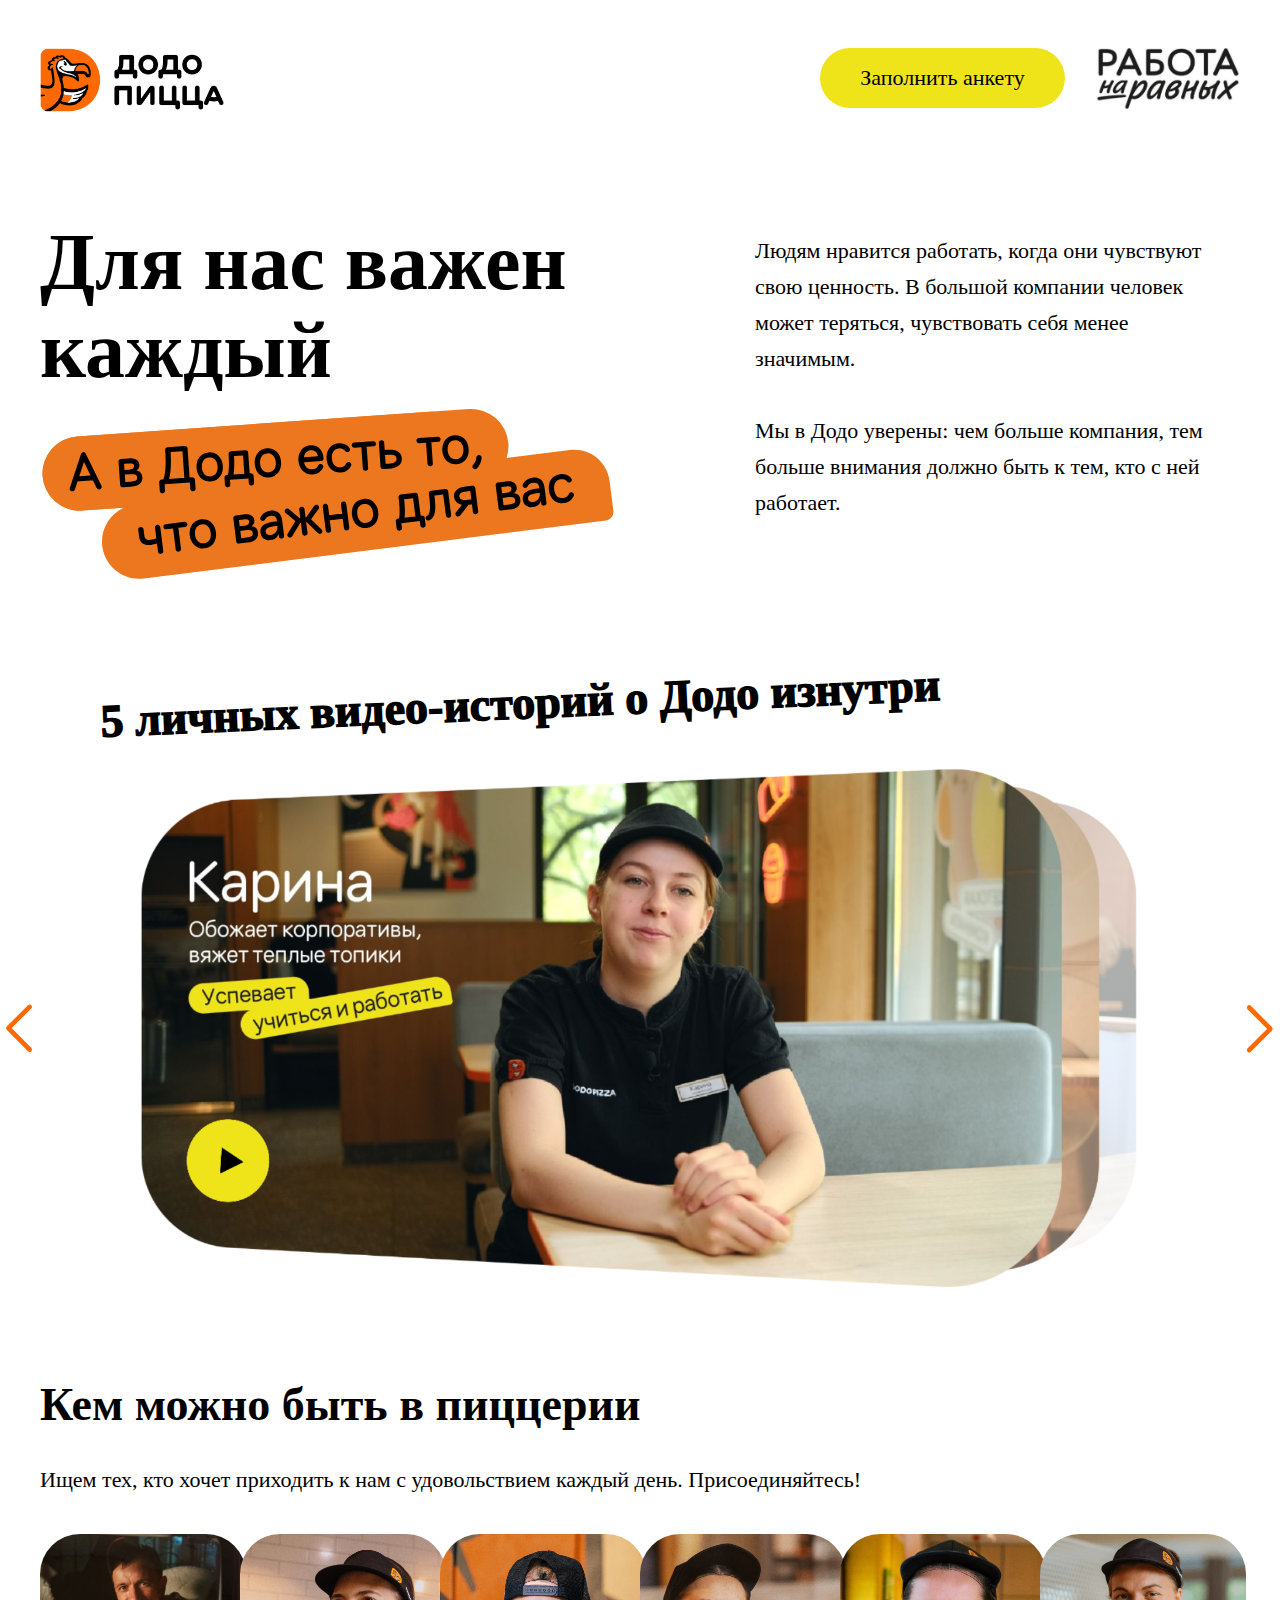
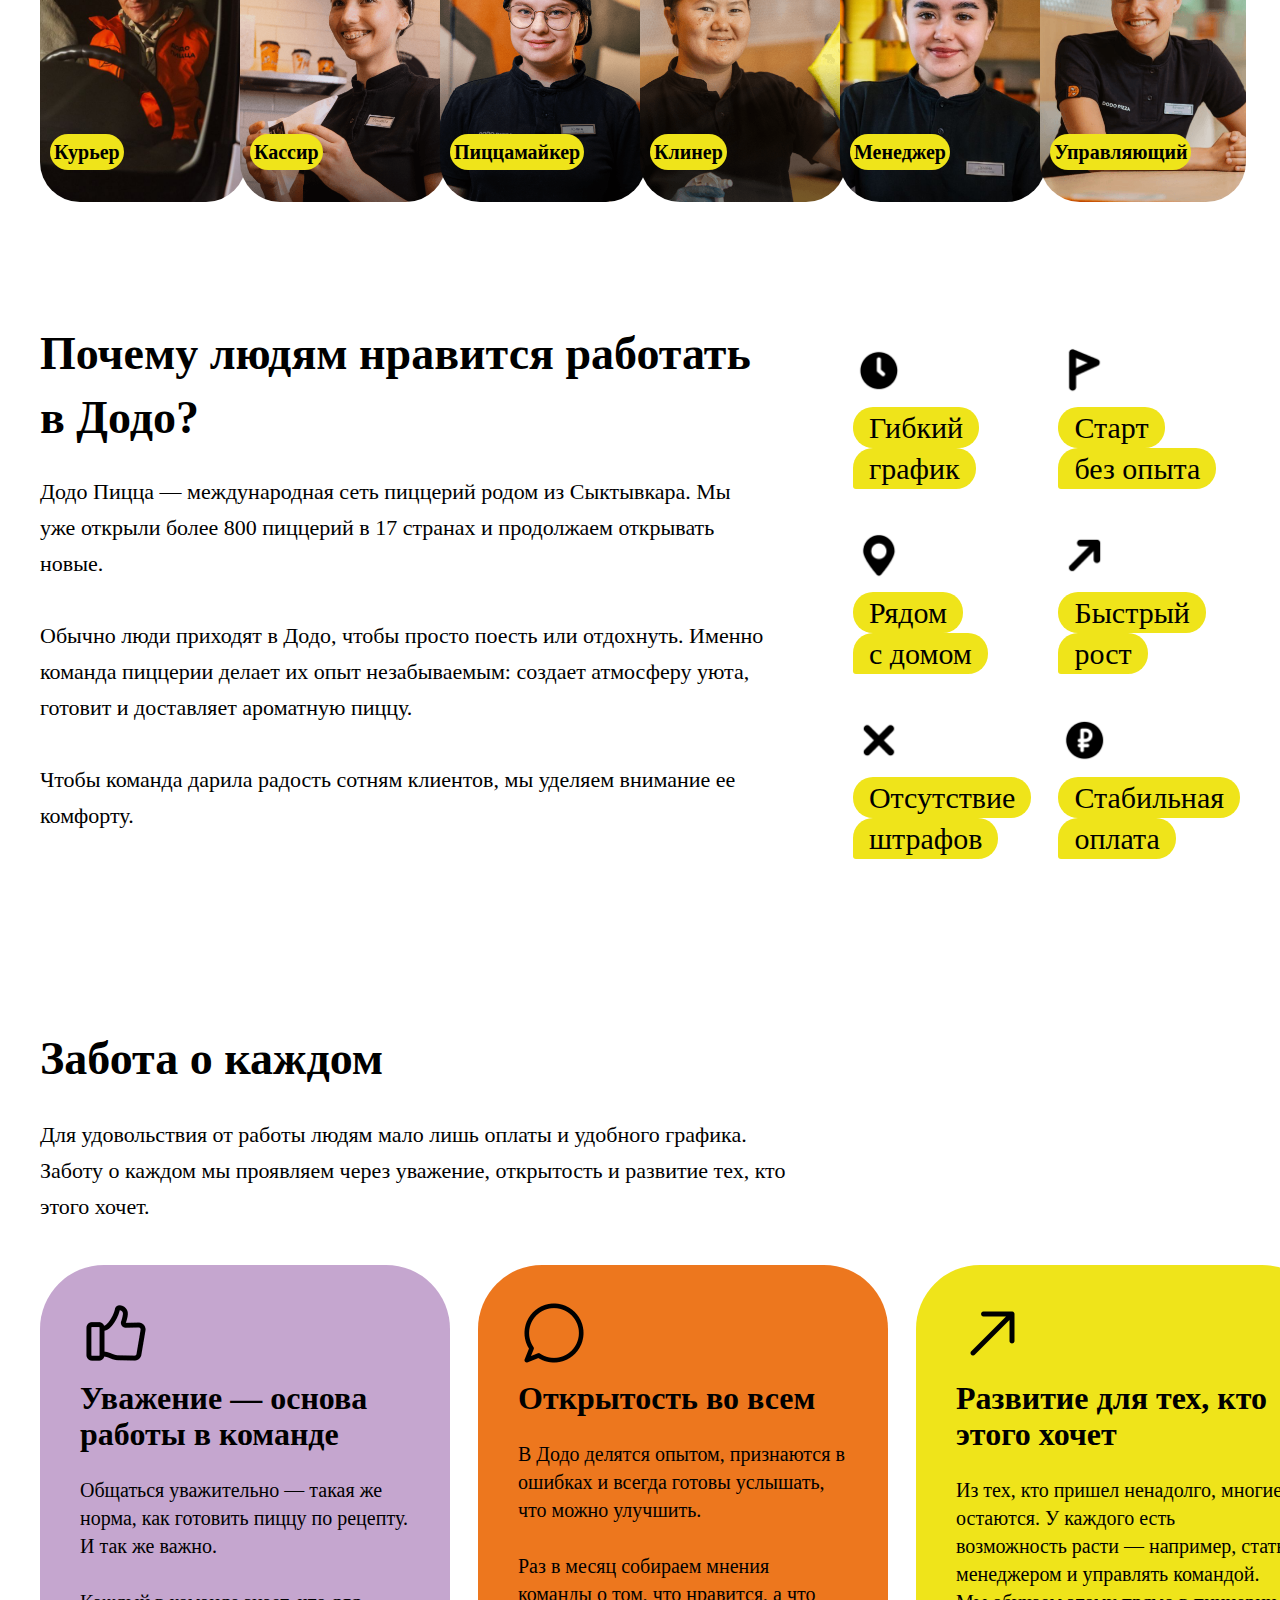
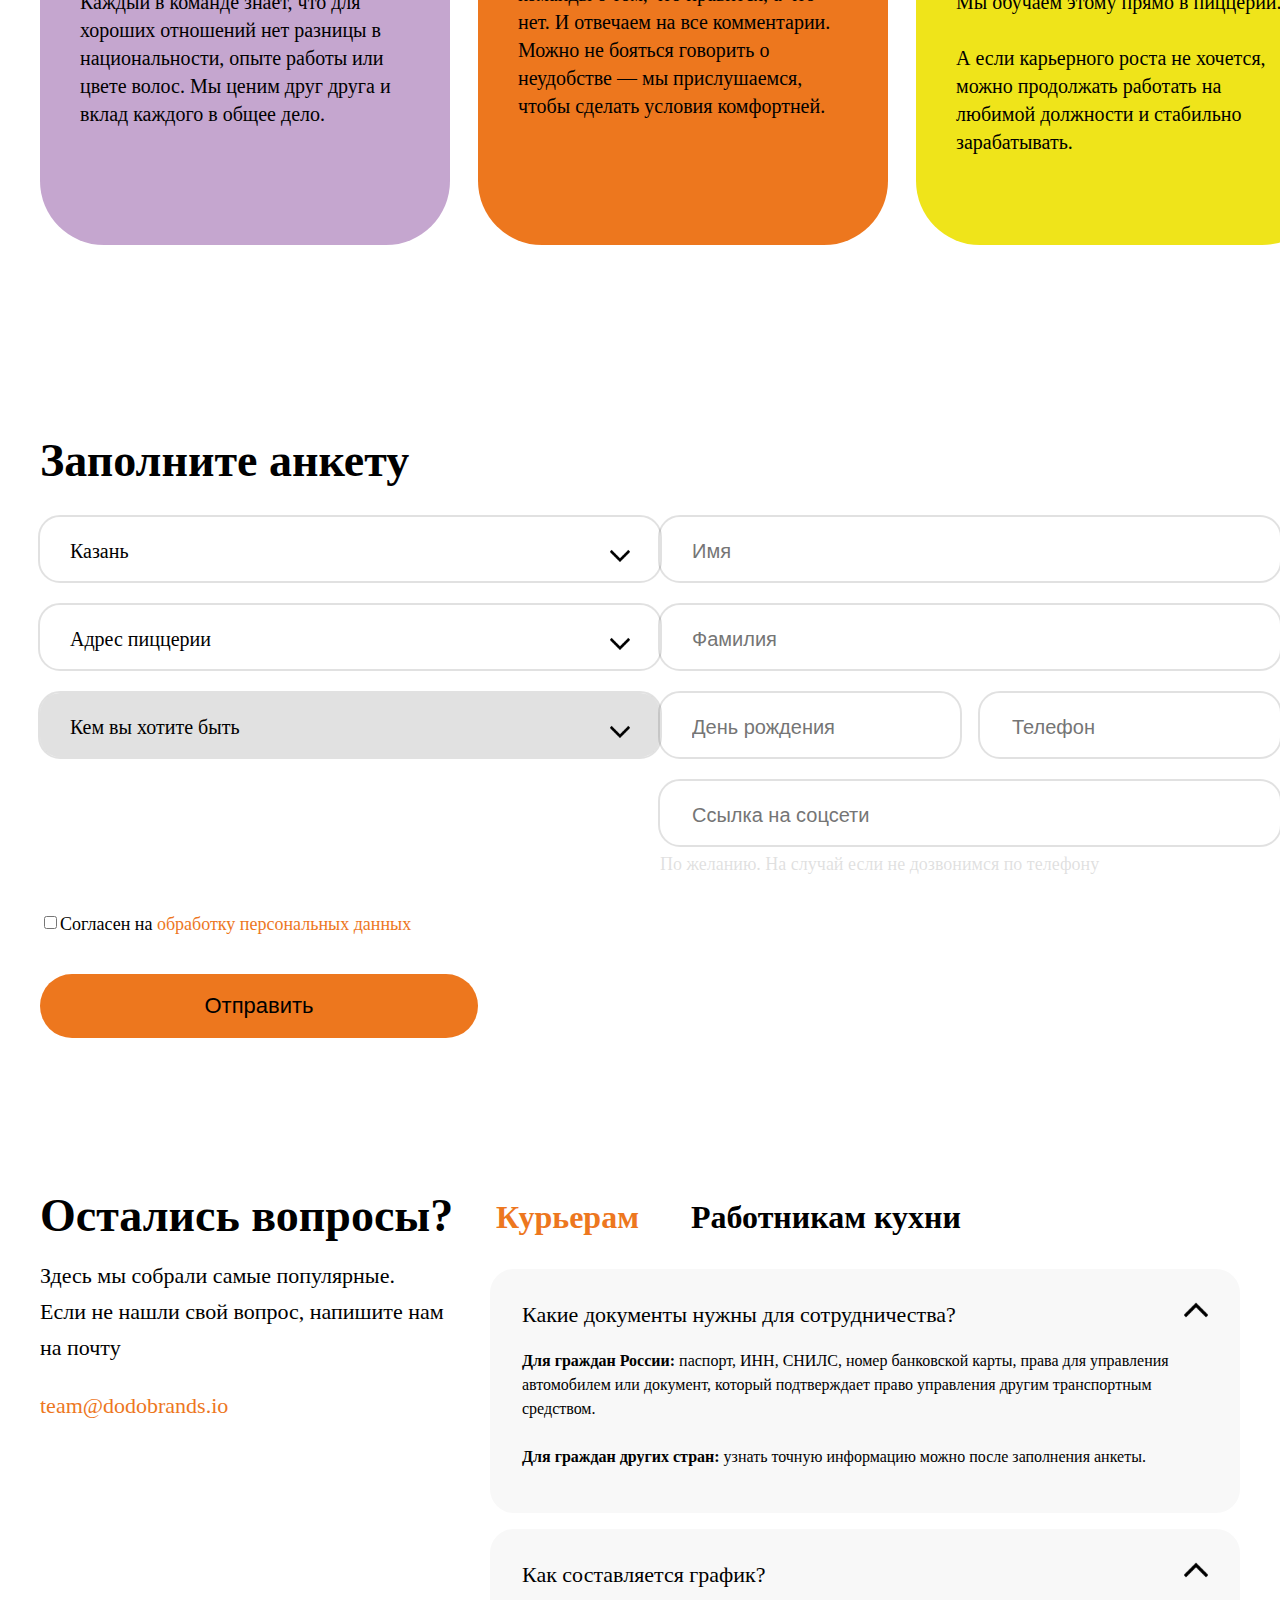
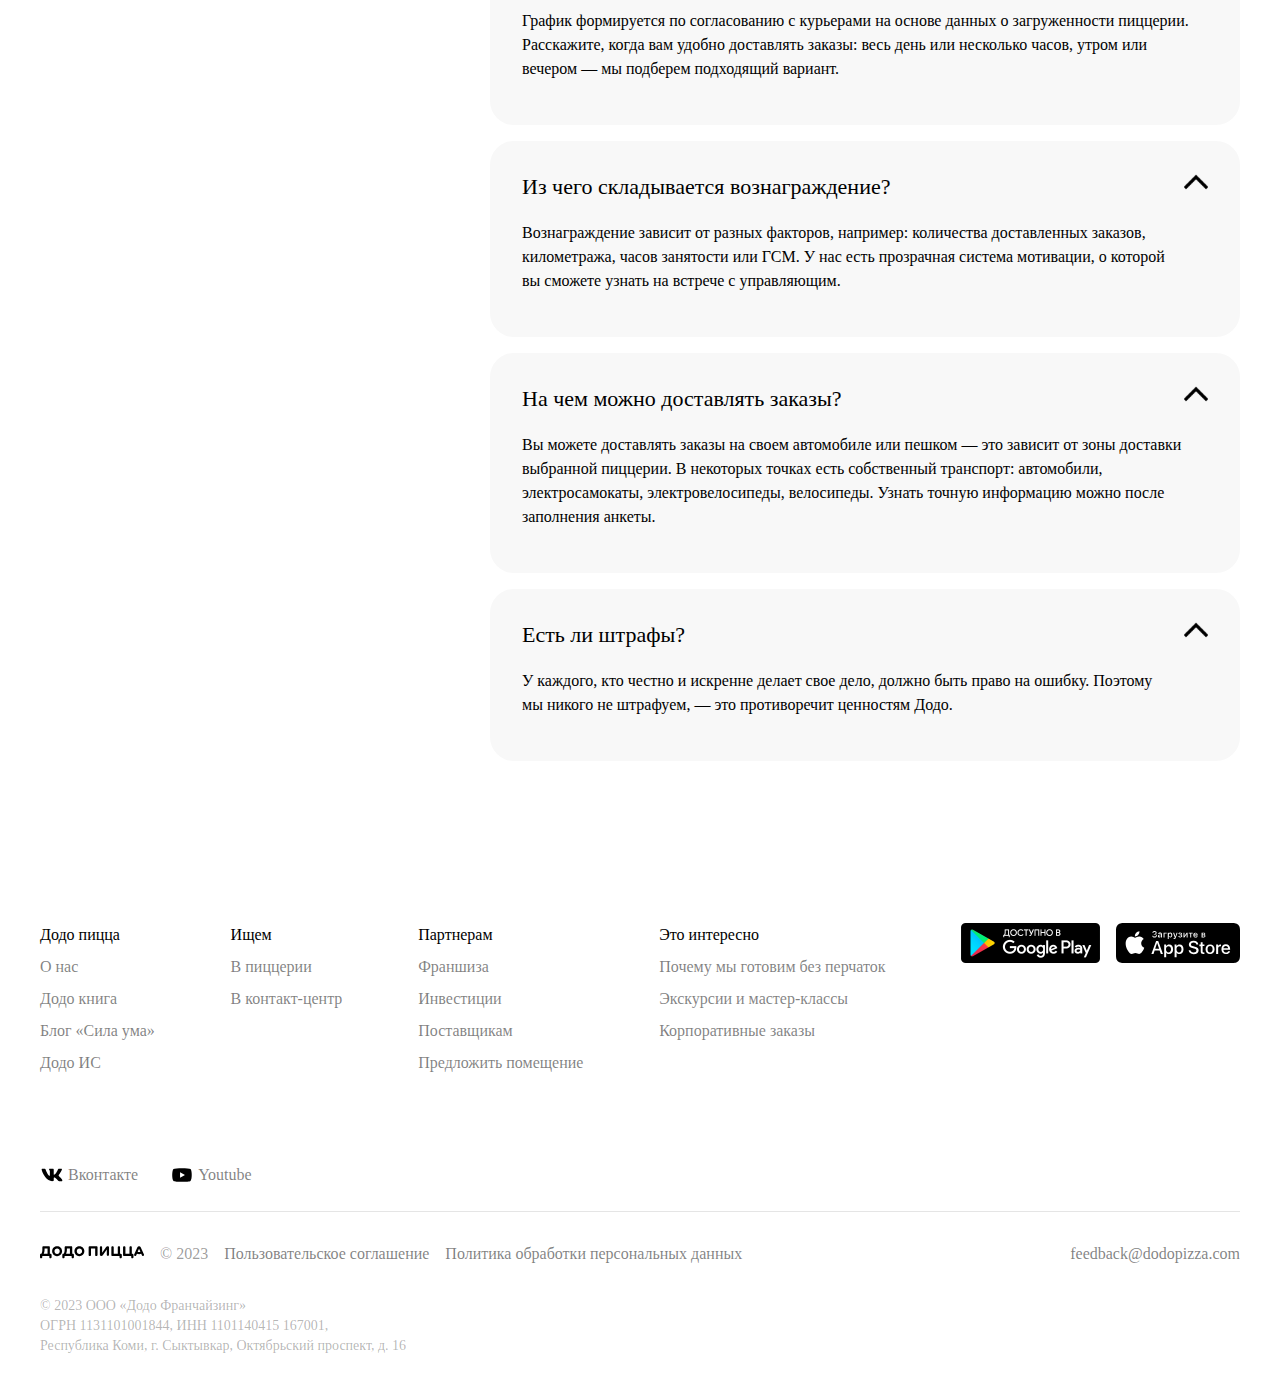
<file: Homework 1/DodoPizza/static/index.html>
<!DOCTYPE html>
<html>
    <head>
        <title>Работа в Додо пицце</title>
        <meta charset="utf-8">
        <link rel="stylesheet" href="style.css">
    </head>

<!-- САЙТ НАЧИНАЕТСЯ ЗДЕСЬ -->

    <body>
        <div class="site-container">
            <header>
                <div class="header-container">
                    <div class="header-left">
                        <a class="header-link-logo"><img width="184" height="64" src="images/Dodo_Logo.png"></a>
                    </div>
                    <div class="header-right">
                        <div class="header-right-row">
                            <a class="header-link-btn">
                                <span>Заполнить анкету</span>
                            </a>
                        </div>
                        <div  class="header-work">
                            <img width="143" height="64" src="images/workrav.PNG">
                        </div>
                    </div>
                </div>
            </header>

            <div class="content">
                <div class="hero">
                    <div class="container hero-container">
                        <div class="hero-left">
                            <h1 class="hero-title">Для нас важен каждый</h1>
                            <div class="hero-slogan">
                                <img src="images/slogan_1784115660.svg">
                            </div>
                        </div>
                        <p class="hero-text">
                            Людям нравится работать, когда они чувствуют свою ценность. В большой компании человек может теряться, чувствовать себя менее значимым.
                            <br>
                            <br>
                            Мы в Додо уверены: чем больше компания, тем больше внимания должно быть к тем, кто с ней работает.
                        </p>
                    </div>
                    <div class="container hero-container-lg">
                        <h2 class="hero-subtitle">5 личных видео-историй о Додо изнутри</h2>
                    </div>
                    <div class="hero-slider">
                        <div class="gl-carousel">
                            <div class="carousel arrow-left"><img src="images/arrowLeft.PNG"></div>
                            <div><img class="carousel image-slide" width="1000" src="images/sliderImg.PNG"></div>
                            <div class="carousel arrow-right"><img src="images/arrowRight.PNG"></div>
                        </div>
                    </div>
                </div>

                <div class="position-container">
                    <h2>Кем можно быть в пиццерии</h2>
                    <p class="position-description">Ищем тех, кто хочет приходить к нам с удовольствием каждый день. Присоединяйтесь!</p>
                    <div class="proffesions">
                        <div class="proffesion">
                            <img class="proffesion-img" width="206" height="268" src="images/cureer.jpg">
                            <div class="position-card-info">
                                <h3 class="position-card-role">Курьер</h3>
                            </div>
                        </div> 
                        <div class="proffesion">
                            <img class="proffesion-img" width="206" height="268" src="images/cassir.png">
                            <div class="position-card-info">
                                <h3 class="position-card-role">Кассир</h3>
                            </div>
                        </div>
                        <div class="proffesion">
                            <img class="proffesion-img" width="206" height="268" src="images/pizzamaiker.png">
                            <div class="position-card-info">
                                <h3 class="position-card-role">Пиццамайкер</h3>
                            </div>
                        </div>
                        <div class="proffesion">
                            <img class="proffesion-img" width="206" height="268" src="images/cliner.png">
                            <div class="position-card-info">
                                <h3 class="position-card-role">Клинер</h3>
                            </div>
                        </div>
                        <div class="proffesion">
                            <img class="proffesion-img" width="206" height="268" src="images/manager.jpg">
                            <div class="position-card-info">
                                <h3 class="position-card-role">Менеджер</h3>
                            </div>
                        </div>
                        <div class="proffesion">
                            <img class="proffesion-img" width="206" height="268" src="images/zam.png">
                            <div class="position-card-info">
                                <h3 class="position-card-role">Управляющий</h3>
                            </div>
                        </div>
                    </div>
                </div>

                <div class="features">
                    <div class="features-container">
                        <div class="features-left">
                            <h2 class="features-title">Почему людям нравится работать в Додо?</h2>
                            <p class="features-text">
                                Додо Пицца — международная сеть пиццерий родом из Сыктывкара. Мы уже открыли более 800 пиццерий в 17 странах и продолжаем открывать новые.
                                <br>
                                <br>
                                Обычно люди приходят в Додо, чтобы просто поесть или отдохнуть. Именно команда пиццерии делает их опыт незабываемым: создает атмосферу уюта, готовит и доставляет ароматную пиццу.
                                <br>
                                <br>
                                Чтобы команда дарила радость сотням клиентов, мы уделяем внимание ее комфорту.
                            </p>
                        </div>
                        <div class="features-right">
                            <ul class="features-list">
                                <li class="features-item">
                                    <div class="features-icon">
                                        <img width="52" height="52" src="images/like1_f2e04214ac.png">
                                    </div>
                                    <div class="features-phrases">
                                        <span class="features-phrase phrase-first">Гибкий</span>
                                        <span class="features-phrase phrase-second">график</span>
                                    </div>
                                </li>
                                <li class="features-item">
                                    <div class="features-icon">
                                        <img width="52" height="52" src="images/like2_f8932643ba.png">
                                    </div>
                                    <div class="features-phrases">
                                        <span class="features-phrase phrase-first">Старт</span>
                                        <span class="features-phrase phrase-second">без опыта</span>
                                    </div>
                                </li>
                                <li class="features-item">
                                    <div class="features-icon">
                                        <img width="52" height="52" src="images/like3_3aff907dbf.png">
                                    </div>
                                    <div class="features-phrases">
                                        <span class="features-phrase phrase-first">Рядом</span>
                                        <span class="features-phrase phrase-second">с домом</span>
                                    </div>
                                </li>
                                <li class="features-item">
                                    <div class="features-icon">
                                        <img width="52" height="52" src="images/like4_119128e92f.png">
                                    </div>
                                    <div class="features-phrases">
                                        <span class="features-phrase phrase-first">Быстрый</span>
                                        <span class="features-phrase phrase-second">рост</span>
                                    </div>
                                </li>
                                <li class="features-item">
                                    <div class="features-icon">
                                        <img width="52" height="52" src="images/like5_b734e34ece.png">
                                    </div>
                                    <div class="features-phrases">
                                        <span class="features-phrase phrase-first">Отсутствие</span>
                                        <span class="features-phrase phrase-second">штрафов</span>
                                    </div>
                                </li>
                                <li class="features-item">
                                    <div class="features-icon">
                                        <img width="52" height="52" src="images/like6_762bbc69bd.png">
                                    </div>
                                    <div class="features-phrases">
                                        <span class="features-phrase phrase-first">Стабильная</span>
                                        <span class="features-phrase phrase-second">оплата</span>
                                    </div>
                                </li>
                            </ul>
                        </div>
                    </div>
                </div>

                <div class="support">
                    <div class="container">
                        <h2 class="support-title">Забота о каждом</h2>
                        <p class="support-text">
                            Для удовольствия от работы людям мало лишь оплаты и удобного графика. Заботу о каждом мы проявляем через уважение, открытость и развитие тех, кто этого хочет.
                        </p>
                        <div class="swiper">
                            <div class="swiper-wrapper">
                                <div class="swiper-left">
                                    <div class="swiper-card swiper-violet">
                                        <div class="swiper-card-icon"><img width="72" height="72" src="images/thumb_up_2x_9db44b36eb.png"></div>
                                        <h3 class="swiper-card-title">Уважение — основа работы в команде</h3>
                                        <p class="swiper-card-description">
                                            Общаться уважительно — такая же норма, как готовить пиццу по рецепту. И так же важно. 
                                            <br>
                                            <br>
                                            Каждый в команде знает, что для хороших отношений нет разницы в национальности, опыте работы или цвете волос. Мы ценим друг друга и вклад каждого в общее дело.
                                        </p>
                                    </div>
                                </div>
                                <div class="swiper-middle">
                                    <div class="swiper-card swiper-orange">
                                        <div class="swiper-card-icon"><img width="72" height="72" src="images/message_2x_a19d7f1375.png"></div>
                                        <h3 class="swiper-card-title">Открытость во всем</h3>
                                        <p class="swiper-card-description">
                                            В Додо делятся опытом, признаются в ошибках и всегда готовы услышать, что можно улучшить.
                                            <br>
                                            <br>
                                            Раз в месяц собираем мнения команды о том, что нравится, а что нет. И отвечаем на все комментарии. Можно не бояться говорить о неудобстве — мы прислушаемся, чтобы сделать условия комфортней.
                                        </p>
                                    </div>
                                </div>
                                <div class="swiper-right">
                                    <div class="swiper-card swiper-yellow">
                                        <div class="swiper-card-icon"><img width="72" height="72" src="images/arrow_2x_1c546b2d11.png"></div>
                                        <h3 class="swiper-card-title">Развитие для тех, кто этого хочет</h3>
                                        <p class="swiper-card-description">
                                            Из тех, кто пришел ненадолго, многие остаются. У каждого есть возможность расти — например, стать менеджером и управлять командой. Мы обучаем этому прямо в пиццерии. 
                                            <br>
                                            <br>
                                            А если карьерного роста не хочется, можно продолжать работать на любимой должности и стабильно зарабатывать.
                                        </p>
                                    </div>
                                </div>
                            </div>
                        </div>
                    </div>
                </div>

                <div class="form">
                    <div class="question-container">
                        <div class="form-wrap">
                            <h2>Заполните анкету</h2>
                            <div class="question-info">
                                <form id="myForm" method="post">
                                    <div class="question-form-inner">
                                        <div class="question-col question-left">
                                            <div class="question-row">
                                                <div class="question-select-wrap">
                                                    <div class="question-select">
                                                        <div class="question-text">
                                                            <span class="question-city">Казань</span>
                                                        </div>
                                                        <div class="arrow-bottom">
                                                            <img class="arrow-bottom-img" width="20"src="images/arrowTop.png">
                                                        </div>
                                                    </div>
                                                </div>
                                            </div>
                                            <div class="question-row">
                                                <div class="question-select-wrap">
                                                    <div class="question-select">
                                                        <div class="question-text">
                                                            <span class="question-adress">Адрес пиццерии</span>
                                                        </div>
                                                        <div class="arrow-bottom">
                                                            <img class="arrow-bottom-img" width="20"src="images/arrowTop.png">
                                                        </div>
                                                    </div>
                                                </div>
                                            </div>
                                            <div class="question-row">
                                                <div class="question-select-wrap last-select-wrap">
                                                    <div class="question-select">
                                                        <div class="question-text">
                                                            <span class="question-future">Кем вы хотите быть</span>
                                                        </div>
                                                        <div class="arrow-bottom">
                                                            <img class="arrow-bottom-img" width="20"src="images/arrowTop.png">
                                                        </div>
                                                    </div>
                                                </div>
                                            </div>
                                        </div>
                                        <form>
                                        <div class="question-col question-right">
                                            <div class="question-row">
                                                <div class="question-select-wrap">
                                                    <div class="question-select">
                                                        <div class="question-text">
                                                            <input type="text" name="name" class="myInput" id="myName" placeholder="Имя"/>
                                                        </div>
                                                    </div>
                                                </div>
                                            </div>
                                            <div class="question-row">
                                                <div class="question-select-wrap">
                                                    <div class="question-select">
                                                        <div class="question-text">
                                                            <input type="text" name="lastname" class="myInput" id="myLastname" placeholder="Фамилия" onfocus="clearPlaceholder()" />
                                                        </div>
                                                    </div>
                                                </div>
                                            </div>
                                            <div class="question-row-double">
                                                <div class="question-select-wrap-double">
                                                    <div class="question-select">
                                                        <div class="question-text">
                                                            <input type="text" name="birthDay" class="myInput" id="myBirthDay" placeholder="День рождения" onfocus="clearPlaceholder()" />
                                                        </div>
                                                    </div>
                                                </div>
                                                <div class="question-select-wrap-double">
                                                    <div class="question-select">
                                                        <div class="question-text">
                                                            <input type="text" name="phoneNumber" class="myInput" id="myNumber" placeholder="Телефон" onfocus="clearPlaceholder()" />
                                                        </div>
                                                    </div>
                                                </div>
                                            </div>
                                            <div class="question-row">
                                                <div class="question-select-wrap">
                                                    <div class="question-select">
                                                        <div class="question-text">
                                                            <input type="text" name="mail" class="myInput" id="myMail" placeholder="Ссылка на соцсети" onfocus="clearPlaceholder()" />
                                                            <!-- <span>Ссылка на соцсети</span> -->
                                                        </div>

                                                    </div>
                                                </div>
                                                <span class="question-select-wrap-subtext">По желанию. На случай если не дозвонимся по телефону</span>
                                            </div>
                                        </div>
                                    </div>
                                    <label class="custom-checkbox">
                                    <input type="checkbox" class="custom-checkbox-field">
                                        <span class="checkbox-text">
                                            <span class="chekbox-text-custom">
                                                <span class="text-black">Согласен на </span>
                                                <a href="https://rabotavdodo.ru/uploads/policy_3ac21d6f68.html" class="text-orange">обработку персональных данных</a>
                                            </span>
                                        </span>
                                    </label>
                                    <input type="submit" onclick="serializeJson()" class="question-btn" value="Отправить">
                                    <script>
                                        function serializeJson() {
                                            var name = document.getElementById("myName").value;
                                            var lastname = document.getElementById("nyLastname").value;
                                            var birthDay = document.getElementById("myBirthDay").value;
                                            var number = document.getElementById("myNumber").value;
                                            var mail = document.getElementById("myMail").value

                                            var data = {
                                              name: name,
                                              lastname: lastname,
                                              birthDay: birthDay,
                                              number: number,
                                              mail: mail
                                            };
                                          
                                            var jsonString = JSON.stringify(data);
                                            console.log(jsonString);

                                            var xhr = new XMLHttpRequest();
                                            xhr.open("POST", "url сервера", true);
                                            xhr.setRequestHeader("Content-Type", "application/json");
                                            xhr.send(jsonString);
                                          }
                                    </script>
                                    <!-- <button type="submit" class="question-btn">Отправить</button> -->
                                    <!-- <script>
                                        document.getElementById("myForm").addEventListener("submit", function(event) {
                                         // Предотвращаем отправку формы
                                   
                                          var name = document.getElementById("myName").value;
                                          var lastname = document.getElementById("nyLastname").value
                                          var birthDay = document.getElementById("myBirthDay").value
                                          var number = document.getElementById("myNumber").value
                                          // Получаем значение из input-поля для имени
                                   
                                          // Выполняем AJAX-запрос к серверу, чтобы отправить данные
                                          var xhr = new XMLHttpRequest();
                                          xhr.open("POST", "/submit-form"); // Указываем URL серверного обработчика
                                   
                                          // Отправляем данные в виде JSON-объекта
                                          let data = {
                                            name: name,
                                            lastName: lastname,
                                            birthDay: birthDay,
                                            number: number
                                            // Добавьте другие поля в объект data по необходимости
                                          };
                                          xhr.setRequestHeader("Content-Type", "application/json;charset=UTF-8");
                                          xhr.send(JSON.stringify);
                                        });
                                      </script> -->
                                </form>
                            </div>
                        </div>
                    </div>
                </div>

                <div class="faq">
                    <div class="container-lastquestion">
                        <div class="lastquestion-left">
                            <h2 class="lastquestion-left-title">Остались вопросы?</h2>
                            <div class="lsques-left-description">
                                <p class="question-desctop">
                                    Здесь мы&nbsp;собрали самые популярные.
                                    <br>
                                    Если не&nbsp;нашли свой вопрос, напишите нам на&nbsp;почту
                                </p>
                                <a class="lastquestion-mail" href="mailto:team@dodobrands.io">team@dodobrands.io</a>
                            </div>
                        </div>
                        <div class="lastquestion-right">
                            <div class="lastquestion-tabs">
                                <button class="lastquestion-tabs-btn btn-active" type="button">Курьерам</button>
                                <button class="lastquestion-tabs-btn" type="button">Работникам кухни</button>
                            </div>
                            <div class="lastquestion-section">
                                <ul class="lastquestion-list">
                                    <li class="lastquestion-item">
                                        <div class="accordeon-wrapper">
                                            <div class="accordeon-inner">
                                                <span class="accordeon-title">Какие документы нужны для сотрудничества?</span>
                                                <span class="accordeon-arrow"><img width="24" height="24" src="images/arrowTop.png"></span>
                                            </div>
                                            <div class="accordeon-content">
                                                <p class="accordeon-text">
                                                    <b>Для граждан России: </b>
                                                    паспорт, ИНН, СНИЛС, номер банковской карты, права для управления автомобилем или документ, который подтверждает право управления другим транспортным средством. 
                                                    <br>
                                                    <br>
                                                    <b>Для граждан других стран: </b>
                                                    узнать точную информацию можно после заполнения анкеты.
                                                </p>
                                            </div>
                                        </div>
                                    </li>
                                    <li class="lastquestion-item">
                                        <div class="accordeon-wrapper">
                                            <div class="accordeon-inner">
                                                <span class="accordeon-title">Как составляется график?</span>
                                                <span class="accordeon-arrow"><img width="24" height="24" src="images/arrowTop.png"></span>
                                            </div>
                                            <div class="accordeon-content">
                                                <p class="accordeon-text">
                                                    График формируется по&nbsp;согласованию с&nbsp;курьерами на&nbsp;основе данных о&nbsp;загруженности пиццерии. Расскажите, когда вам удобно доставлять заказы: весь день или несколько часов, утром или вечером&nbsp;— мы&nbsp;подберем подходящий вариант.
                                                </p>
                                            </div>
                                        </div>
                                    </li>
                                    <li class="lastquestion-item">
                                        <div class="accordeon-wrapper">
                                            <div class="accordeon-inner">
                                                <span class="accordeon-title">Из чего складывается вознаграждение?</span>
                                                <span class="accordeon-arrow"><img width="24" height="24" src="images/arrowTop.png"></span>
                                            </div>
                                            <div class="accordeon-content">
                                                <p class="accordeon-text">
                                                    Вознаграждение зависит от&nbsp;разных факторов, например: количества доставленных заказов, километража, часов занятости или ГСМ. У&nbsp;нас есть прозрачная система мотивации, о&nbsp;которой вы&nbsp;сможете узнать на&nbsp;встрече с&nbsp;управляющим.
                                                </p>
                                            </div>
                                        </div>
                                    </li>
                                    <li class="lastquestion-item">
                                        <div class="accordeon-wrapper">
                                            <div class="accordeon-inner">
                                                <span class="accordeon-title">На чем можно доставлять заказы?</span>
                                                <span class="accordeon-arrow"><img width="24" height="24" src="images/arrowTop.png"></span>
                                            </div>
                                            <div class="accordeon-content">
                                                <p class="accordeon-text">
                                                    Вы&nbsp;можете доставлять заказы на&nbsp;своем автомобиле или пешком&nbsp;— это зависит от&nbsp;зоны доставки выбранной пиццерии. В&nbsp;некоторых точках есть собственный транспорт: автомобили, электросамокаты, электровелосипеды, велосипеды. Узнать точную информацию можно после заполнения анкеты.
                                                </p>
                                            </div>
                                        </div>
                                    </li>
                                    <li class="lastquestion-item">
                                        <div class="accordeon-wrapper">
                                            <div class="accordeon-inner">
                                                <span class="accordeon-title">Есть ли штрафы?</span>
                                                <span class="accordeon-arrow"><img width="24" height="24" src="images/arrowTop.png"></span>
                                            </div>
                                            <div class="accordeon-content">
                                                <p class="accordeon-text">
                                                    У&nbsp;каждого, кто честно и&nbsp;искренне делает свое дело, должно быть право на&nbsp;ошибку. Поэтому мы&nbsp;никого не&nbsp;штрафуем,&nbsp;— это противоречит ценностям Додо.
                                                </p>
                                            </div>
                                        </div>
                                    </li>
                                </ul>
                            </div>
                        </div>
                    </div>
                </div>

            </div>
            <footer>
                <div class="footer-container">
                    <div class="footer-top">
                        <ul class="footer-list">
                            <li class="footer-item footer-item-top">Додо пицца</li>
                            <li class="footer-item"><a href="https://dodopizza.ru/orenburg/about">О нас</a></li>
                            <li class="footer-item"><a href="https://book.dodopizza.info/">Додо книга</a></li>
                            <li class="footer-item"><a href="https://sila-uma.ru/aboutdodo">Блог «Сила ума»</a></li>
                            <li class="footer-item"><a href="https://sila-uma.ru/aboutdodo">Додо ИС</a></li>
                        </ul>
                        <ul class="footer-list">
                            <li class="footer-item footer-item-top">Ищем</li>
                            <li class="footer-item"><a href="https://rabotavdodo.ru/?utm_source=web">В пиццерии</a></li>
                            <li class="footer-item"><a href="http://dodocc.ru/">В контакт-центр</a></li>
                        </ul>
                        <ul class="footer-list">
                            <li class="footer-item footer-item-top">Партнерам</li>
                            <li class="footer-item"><a href="https://www.dodofranchise.ru/">Франшиза</a></li>
                            <li class="footer-item"><a href="https://dodoinvest.com/">Инвестиции</a></li>
                            <li class="footer-item"><a href="https://bidzaar.com/companies/view/d1827205-1309-4442-8adb-f6887474e684">Поставщикам</a></li>
                            <li class="footer-item"><a href="https://www.dodoarenda.ru/">Предложить помещение</a></li>
                        </ul>
                        <ul class="footer-list">
                            <li class="footer-item footer-item-top">Это интересно</li>
                            <li class="footer-item"><a href="https://www.bezperchatok.ru/">Почему мы готовим без перчаток</a></li>
                            <li class="footer-item"><a href="https://www.dodofriendly.ru/">Экскурсии и мастер-классы</a></li>
                            <li class="footer-item"><a href="https://b2b.dodopizza.org/">Корпоративные заказы</a></li>
                        </ul>
                        <ul class="footer-list-app">
                            <li class="footer-item-app">
                                <a href="https://app.appsflyer.com/ru.dodopizza.app?af_ad=icon&pid=dodopizza.site&af_click_lookback=7d&c=web">
                                    <img width="556" height="160" src="images/googleplay_271ed894bd.png">
                                </a>
                            </li>
                            <li class="footer-item-app">
                                <a href="https://app.appsflyer.com/ru.dodopizza.app?af_ad=icon&pid=dodopizza.site&af_click_lookback=7d&c=web">
                                    <img width="556" height="180" src="images/appstore_476166ec50.svg">
                                </a>
                            </li>
                        </ul>
                    </div>
                    <div class="footer-middle">
                        <ul class="footer-list-social">
                            <li class="list-social-item">
                                <a>
                                    <span class="list-social-icon"><img src="images/vk_g_a505792c5c.svg"></span>
                                    <span class="list-social-text">Вконтакте</span>
                                </a>
                            </li>
                            <li class="list-social-item">
                                <a>
                                    <span class="list-social-icon"><img src="images/youtube_g_3930a841c3.svg"></span>
                                    <span class="list-social-text">Youtube</span>
                                </a>
                            </li>
                        </ul>
                    </div>
                    <div class="footer-bottom">
                        <div class="footer-copyright">
                            <div class="footer-copyright-img">
                                <img src="images/copy-dodo.8b410ea.svg">
                            </div>
                            <span class="footer-copyright-text">©&nbsp;2023</span>
                        </div>
                        <div class="footer-files">
                            <a class="footer-link-files">Пользовательское соглашение</a>
                            <a class="footer-link-files">Политика обработки персональных данных</a>
                        </div>
                        <a class="footer-feedback">feedback@dodopizza.com</a>
                    </div>
                    <div class="footer-adress">
                        <span>
                            ©&nbsp;2023&nbsp;ООО «Додо Франчайзинг» 
                            <br>
                            ОГРН 1131101001844, ИНН 1101140415 167001, 
                            <br>
                            Республика Коми, г. Сыктывкар, Октябрьский проспект, д.&nbsp;16 
                        </span>
                    </div>
                </div>
            </footer>
        </div>
    </body>
</html>
</file>
<file: Homework 1/DodoPizza/static/style.css>
body {
    font-family: "Dodo Rounded";
    font-size: 22px;
    margin: 0;
    max-width: 1360px;
    margin: 0 auto;
    line-height: 36px;
}

a {
    text-decoration: none;
}

h2 {
    font-size: 46px;
}

@font-face {
    font-family: "Dodo Rounded";
    src: url("https://db.onlinewebfonts.com/t/9b424ab5e96ee96f675c922ff9c6aff3.eot");
    src: url("https://db.onlinewebfonts.com/t/9b424ab5e96ee96f675c922ff9c6aff3.eot?#iefix")format("embedded-opentype"),
    url("https://db.onlinewebfonts.com/t/9b424ab5e96ee96f675c922ff9c6aff3.woff2")format("woff2"),
    url("https://db.onlinewebfonts.com/t/9b424ab5e96ee96f675c922ff9c6aff3.woff")format("woff"),
    url("https://db.onlinewebfonts.com/t/9b424ab5e96ee96f675c922ff9c6aff3.ttf")format("truetype"),
    url("https://db.onlinewebfonts.com/t/9b424ab5e96ee96f675c922ff9c6aff3.svg#Dodo Rounded")format("svg");
}


/* ВЕРХНЯЯ ЧАСТЬ ЭКРАНА */
header {
    max-width: 1360px;
    top: 0;
    left: 0;
    width: 100%;
    padding: 48px 0 24px;
}

.header-container {
    display: flex;
    justify-content: space-between;
    padding: 0 40px;
}

.header-link-logo {
    font-size: 0px;
    margin: 0;
}

.header-right {
    display: flex;
    text-align: center;
}

.header-link-btn {
    position: relative;
    display: inline-flex;
    justify-content: center;
    margin-right: 32px;
    padding: 12px 10px;
    min-width: 225px;
    border-radius: 64px;
    background-color: #efe41a;
}



/* КОНТЕНТ ЭКРАН */
.hero-container {
    padding: 0 40px;
}

.hero-left {
    margin-right: 80px;
}

.hero {
    padding: 64px 0 48px;
}

.hero-title {
    font-size: 80px;
    line-height: 88px;
    margin-top: 0;
    margin-bottom: 10px;
}

.hero-container {
    display: flex;
    align-items: flex-start;
    margin-bottom: 70px;
}

.hero-text {
    margin: 0;
    max-width: 475px;
    padding-right: 10px;
    padding-top: 15px;
    line-height: 36px;
}

.hero-container-lg {
    padding: 0 40px;
    max-width: 1360px;
}

.hero-subtitle {
    margin-left: 60px;
    font-size: 46px;
    font-style: normal;
    font-weight: 1000;
    line-height: 64px;
    transform: rotate(-2.5deg);
}

.gl-carousel {
    display: flex;
    
    max-width: 1500px;
}

.arrow-left {
    margin: auto;
    padding-right: 100px;
}
.arrow-right {
    margin: auto;
    padding-left: 100px;
}

/*  */

.position-card-info {
    position: relative;
    padding: 180px 0 0 0;
}

.position-card-role {
    background-color: #EFE41A;
    position: relative;
    padding: 0px 4px;
    border-radius: 20px;
    display: inline-block;
    margin-left: 10px;
    font-size: 20px;

}


.position-container {
    padding: 0 40px 40px 40px;
}

.position-description {
    display: block;
    margin-bottom: 36px;
}

.proffesions {
    display: flex;
}

.proffesion-img {
    position: absolute;
    top: 0;
    left: 0;
    border-radius: 40px;
    object-fit: cover;
}

.proffesion {
    position: relative;
    margin: auto;
    width: 206px;
    height: 268px;
    
}

/*  */
.features {
    padding: 80px 0;
}

.features-container {
    display: flex;
    padding: 0 40px;
    justify-content: space-between;
}

.features-left {
    margin-right: 20px;
    max-width: 730px;
}

.features-title {
    margin: 0 0 24px 0;
    line-height: 64px;
}

.features-text {
    line-height: 36px;
    margin: 0;
}


.features-list {
    display: grid;
    grid-template-columns: repeat(2,1fr);
    grid-gap: 40px 24px;
}

.features-phrases {
    margin-left: 0;
    display: grid;
    font-size: 30px;
}

.features-phrase {
    padding: 3px 16px 2px;
    background-color: #efe41a;
    border-radius: 20px;
    margin: auto;
    font-weight: 500;
    margin-left: 0;
}

.features-phrase:last-of-type {
    border-bottom-left-radius: 3px;
}

/*  */
.support {
    padding: 80px 40px;
    line-height: 36px;
}

.support-title {
    margin: 0 0 40px 0;
}

.support-text {
    max-width: 750px;
    margin: 0 0 40px 0;
}

.swiper-wrapper {
    display: flex;
}

.swiper-card {
    margin: 0;
    padding: 32px 40px 48px;
    width: 330px;
    border-radius: 64px;
    min-height: 500px;
}

.swiper-left {
    margin-right: 28px;
}

.swiper-middle {
    margin-right: 28px;
}

.swiper-violet {
    background-color: #C5A6CF;
}

.swiper-orange {
    background-color: #ED771E;
}

.swiper-yellow {
    background-color: #EFE41A;
}

.swiper {
    font-weight: 400;
}

.swiper-card-title {
    font-size: 32px;
    margin-top: 0;
    margin-bottom: 24px;
}

.swiper-card-description {
    line-height: 28px;
    font-size: 20px;
    margin: 0;
}
/*  */

.form {
    padding: 80px 40px;
}

.question-row {
    margin-bottom: 24px;
}

.question-select-wrap {
    outline: 2px solid;
    outline-color: rgba(0, 0, 0, 0.116);
    border-radius: 20px;
    height: 64px;
    width: 620px;
}

.question-form-inner {
    display: flex;
    justify-content: space-between;
}

.question-select {
    display: flex;
    padding-left: 30px;
    height: 64px;
    justify-content: space-between;
    
}

/* opacity: 0.116; */
.question-text {
    
    padding-top: 16px;
    padding-bottom: 20px;
    font-size: 20px;
}

.myInput {
    max-width: 800px;
    font-size: 20px;
    outline: none;
    border: none;
    opacity: 1;
}

.question-city {
    padding: 0;
}

.arrow-bottom {
    padding: 24px 30px 24px 0;
}

.arrow-bottom-img {
    transform: rotate(180deg);
}

.last-select-wrap {
    background-color: rgba(0, 0, 0, 0.116);;
}

.question-row-double {
    display: flex;
    justify-content: space-between;
    margin-bottom: 24px;
}

.question-select-wrap-double {
    outline: 2px solid;
    outline-color: rgba(0, 0, 0, 0.116);
    height: 64px;
    width: 300px;
    border-radius: 20px;
}            

.question-select-wrap-subtext {
    font-size: 18px;
    line-height: 36px;
    font-weight: 400;
    opacity: 0.116;
}

.custom-checkbox-field {
    margin-top: 0;
}

.custom-checkbox {
    display: flex;
}

.checkbox-text {
    font-size: 18px;
}

.checkbox-text-custom {
    display: flex;
}

.text-orange {
    color: #ED771E;
}

.question-btn {
    outline-color: #ED771E;
    margin-top: 32px;
    padding: 21px 19px;
    min-width: 400px;
    border-radius: 64px;
    font-size: 22px;
    line-height: 22px;
    font-weight: 500;
    background-color: #ED771E;
    border: 0;
}

.container-lastquestion {
    display: flex;
    justify-content: space-between;
}
/*  */

.faq {
    padding: 80px 40px;
}

.lastquestion-left {
    max-width: 510px;
}

.lastquestion-left-title {
    margin: 0;
    margin-bottom: 24px;
}

.lastquestion-mail {
    color: #ED771E;
    text-decoration: none;
}


.lastquestion-right {
    max-width: 750px;
}

.lastquestion-tabs {
    display: flex;
    margin: 0;
    margin-bottom: 32px;
}

.lastquestion-tabs-btn {
    font-family: "Dodo Rounded";
    border: none;
    font-weight: 600;
    background-color: white;
    font-size: 32px;
}

.lastquestion-tabs-btn:first-of-type {
    margin-right: 40px;
    color: #ED771E;
}

.accordeon-inner {
    display: flex;
    width: 100%;
    justify-content: space-between;
    align-items: center;
    text-align: left;
}

.accordeon-text {
    line-height: 24px;
    font-size: 16px;
    font-weight: 400;
}

.accordeon-content {
    margin-top: 12px;
}

.accordeon-wrapper {
    margin-bottom: 16px;
    padding: 28px 32px;
    border-radius: 24px;
    background-color: #f8f8f8;
}




/* НИЖНЯЯ ЧАСТЬ ЭКРАНА (ССЫЛКИ) */
footer {    
    font-stretch: normal;
    display: block;
    padding: 44px 0 27px;
    font-size: 16px;
}

div {
    display: block;
}

.footer-container {
    padding: 0 40px;
    margin: 0 auto;
    max-width: 1360px;
}

* {
    box-sizing: inherit;
}

.footer-top {
    display: flex;
    padding: 0;
    margin-top: 0;
    justify-content: space-between;
    margin-bottom: 64px;
}

.footer-item {
    padding: 0;
    margin-top: 0;
    font-size: 16px;
    line-height: 24px;
    margin-bottom: 8px;
}

footer a {
    color: #00000080;
    text-decoration: none;
    cursor: pointer;
}

.footer-list {
    padding: 0;
}



.footer-list-app {
    display: flex;                
}

.footer-item-app img {
    width: auto;
    height: 40px;
    object-fit: cover;
}

.footer-item-app:first-of-type {
    margin-right: 16px;
}

li {
    list-style: none;
    display: list-item;
    text-align: -webkit-match-parent;
}

.list-social-item {
    font-weight: 400;
    font-size: 16px;
    line-height: 24px;
}

.list-social-item a {
    display: flex;
    align-items: center;
}

.footer-middle {
    display: flex;
    align-items: center;
    padding-bottom: 24px;
    border-bottom: 1px solid rgba(0, 0, 0, .1);
}

li, ul {
    margin: 0;
    padding: 0;
    list-style: none;
}

ul {
    display: block;
    margin-block-start: 1em;
    margin-block-end: 1em;
    margin-inline-start: 0px;
    margin-inline-end: 0px;
}

li {
    display: list-item;
    text-align: -webkit-match-parent;
}

.list-social-icon {
    display: inline-flex;
    margin-right: 4px;
    width: 24px;
    height: 24px;
}

.footer-list-social {
    display: flex;
    margin: 0;
}

.list-social-item:first-of-type {
    margin-right: 32px;
}

.footer-copyright-text {
    color: rgba(0, 0, 0, .4)
}

.footer-copyright-img {
    margin-right: 16px;
    width: 104px;
}

.footer-copyright {
    display: flex;
}

.footer-files {
    display: flex;
}

.footer-bottom {
    padding-top: 24px;
    display: flex;
    align-items: center;
}

.footer-link-files:first-of-type {
    margin: 0 16px 0 16px;
}

.footer-feedback {
    display: inline-flex;
    margin-left: auto;
    line-height: 24px;
}

.footer-adress {
    padding-top: 24px;
    display: block;
    font-size: 14px;
    line-height: 20px;
    font-weight: 400;
    color: rgba( 0, 0, 0, .3);
}
</file>
